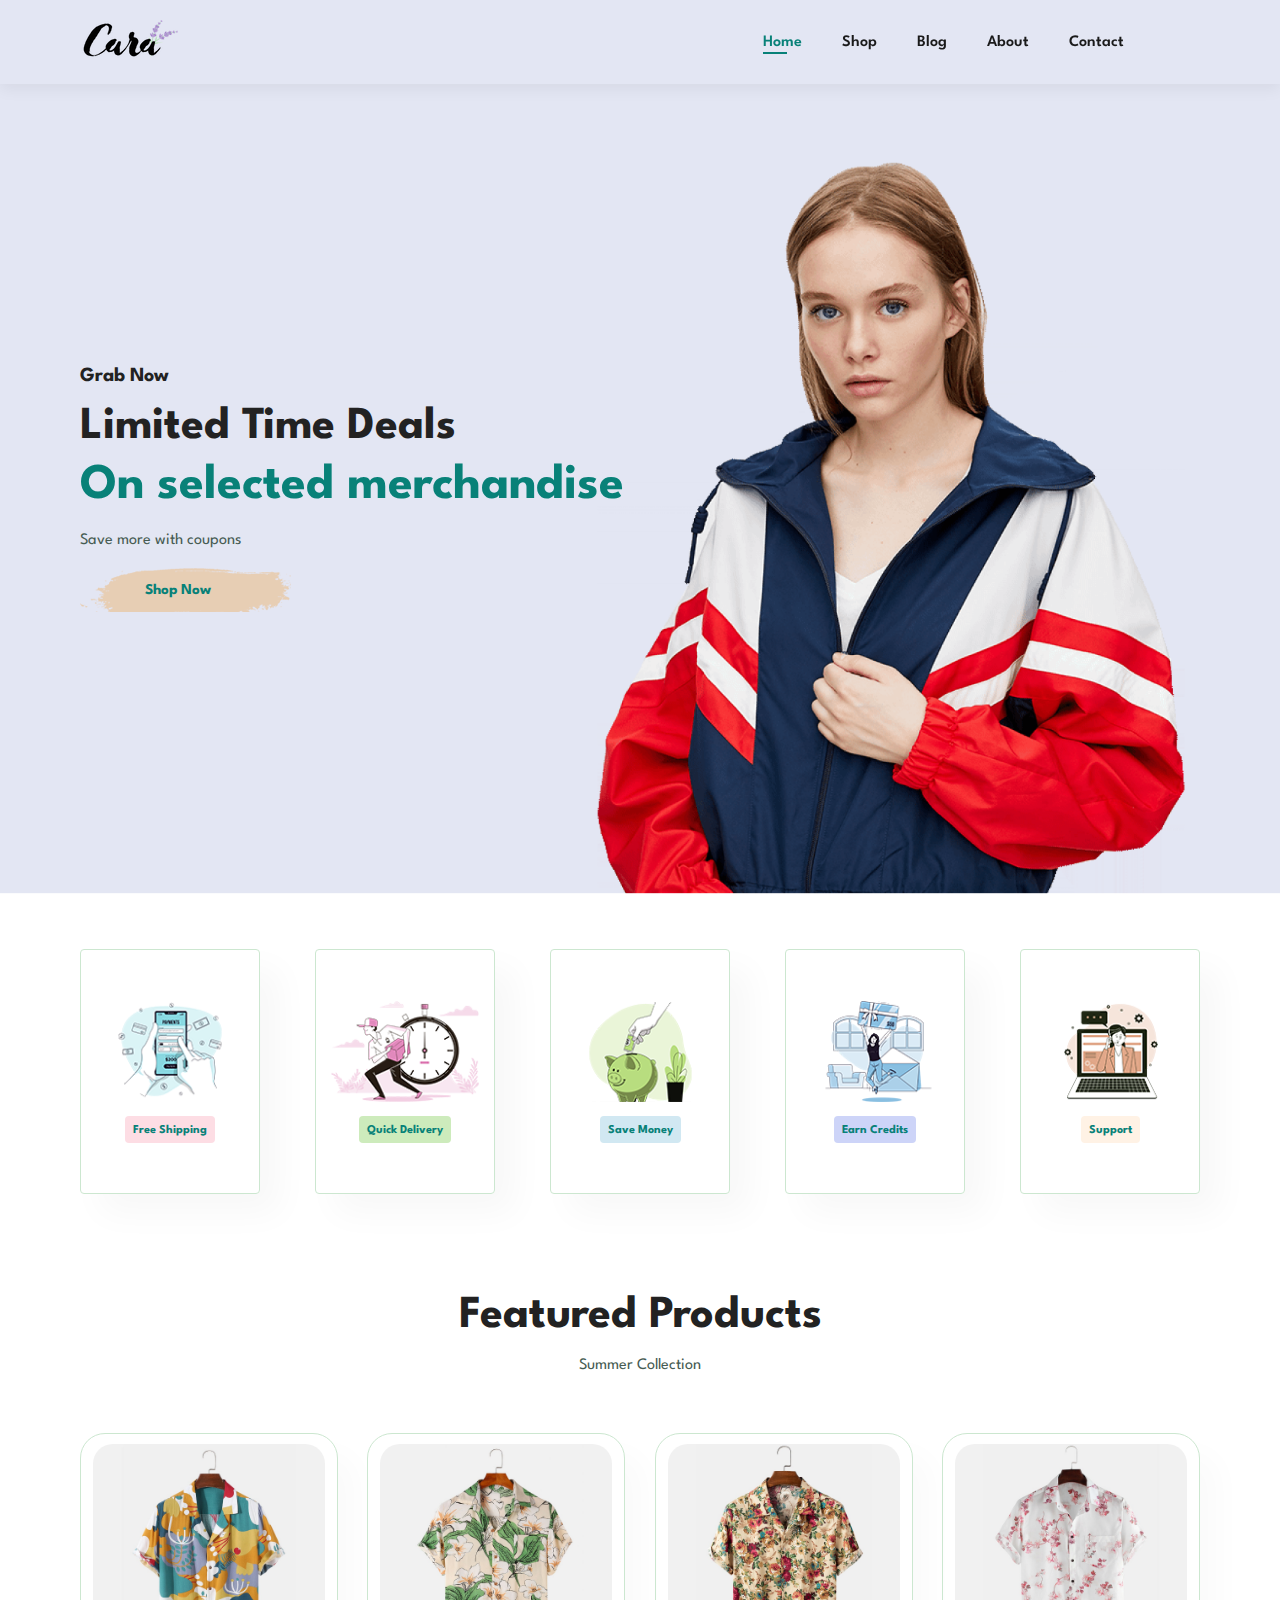
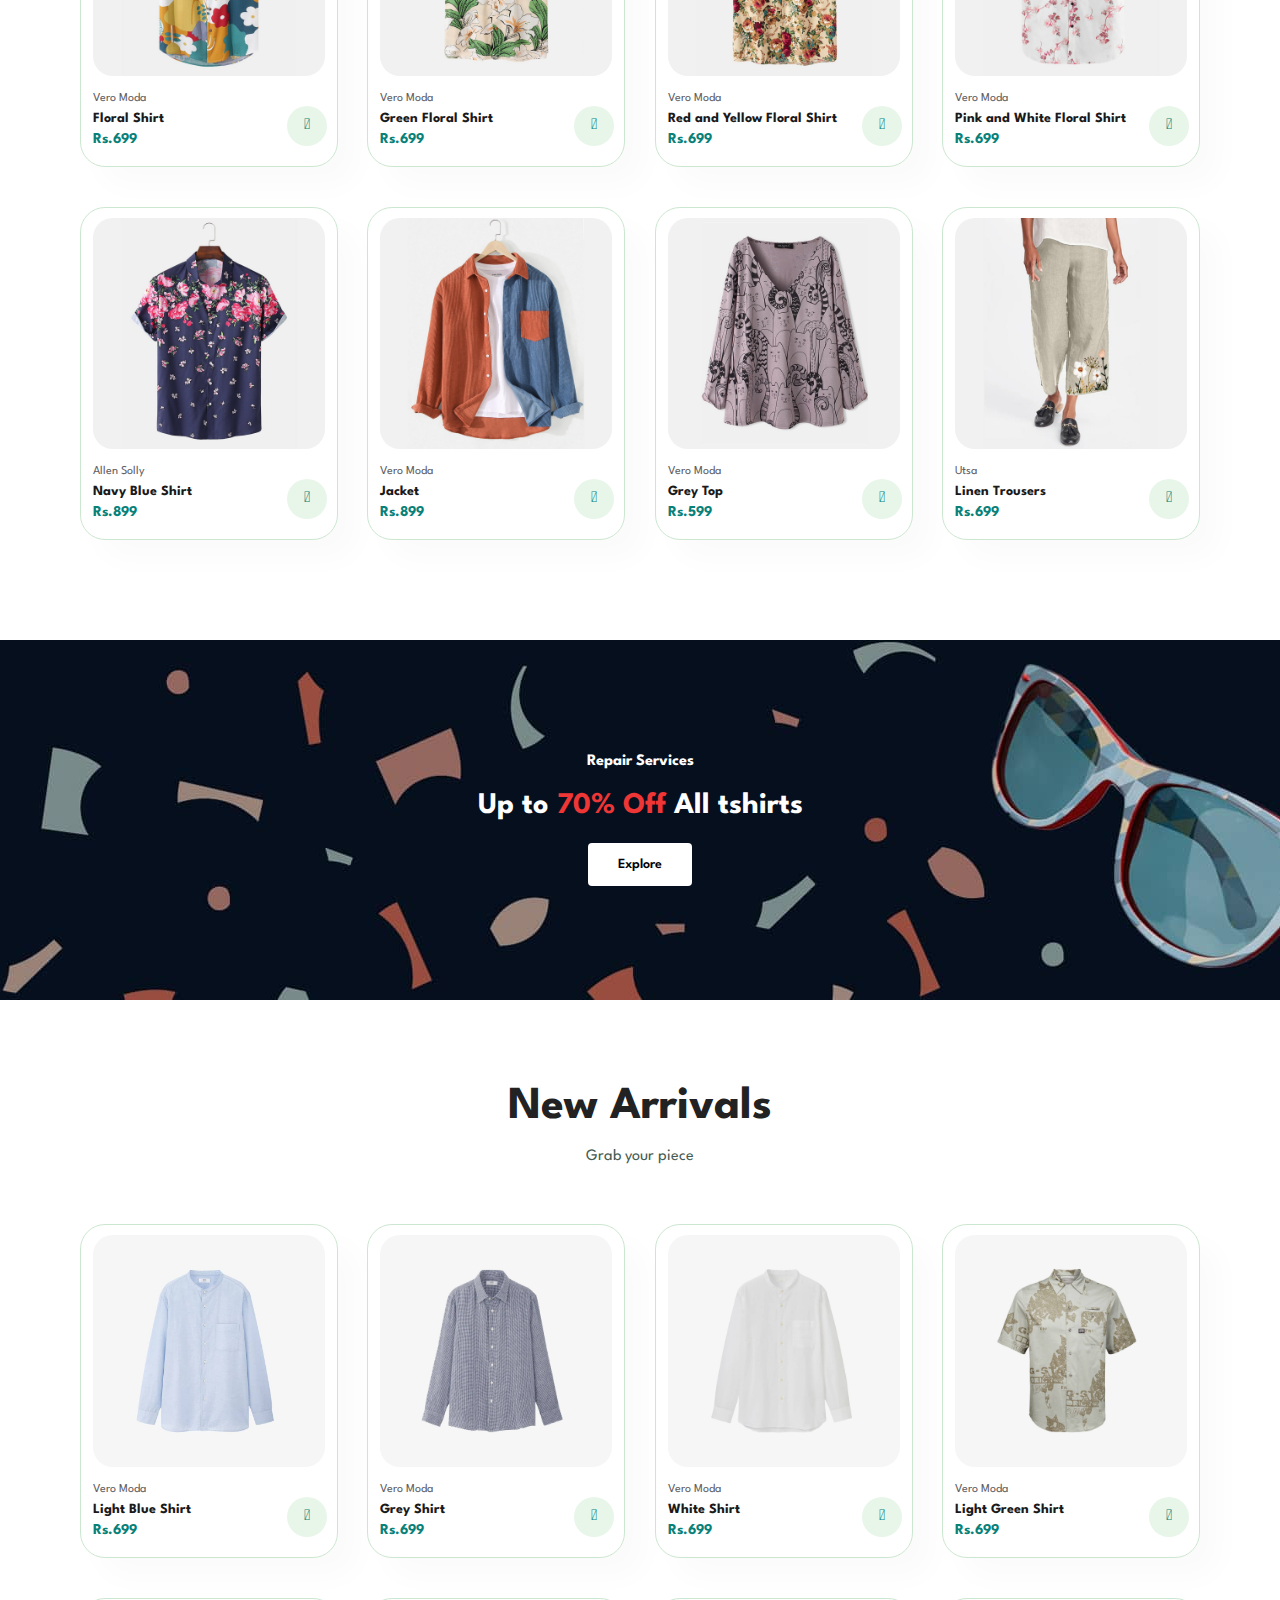
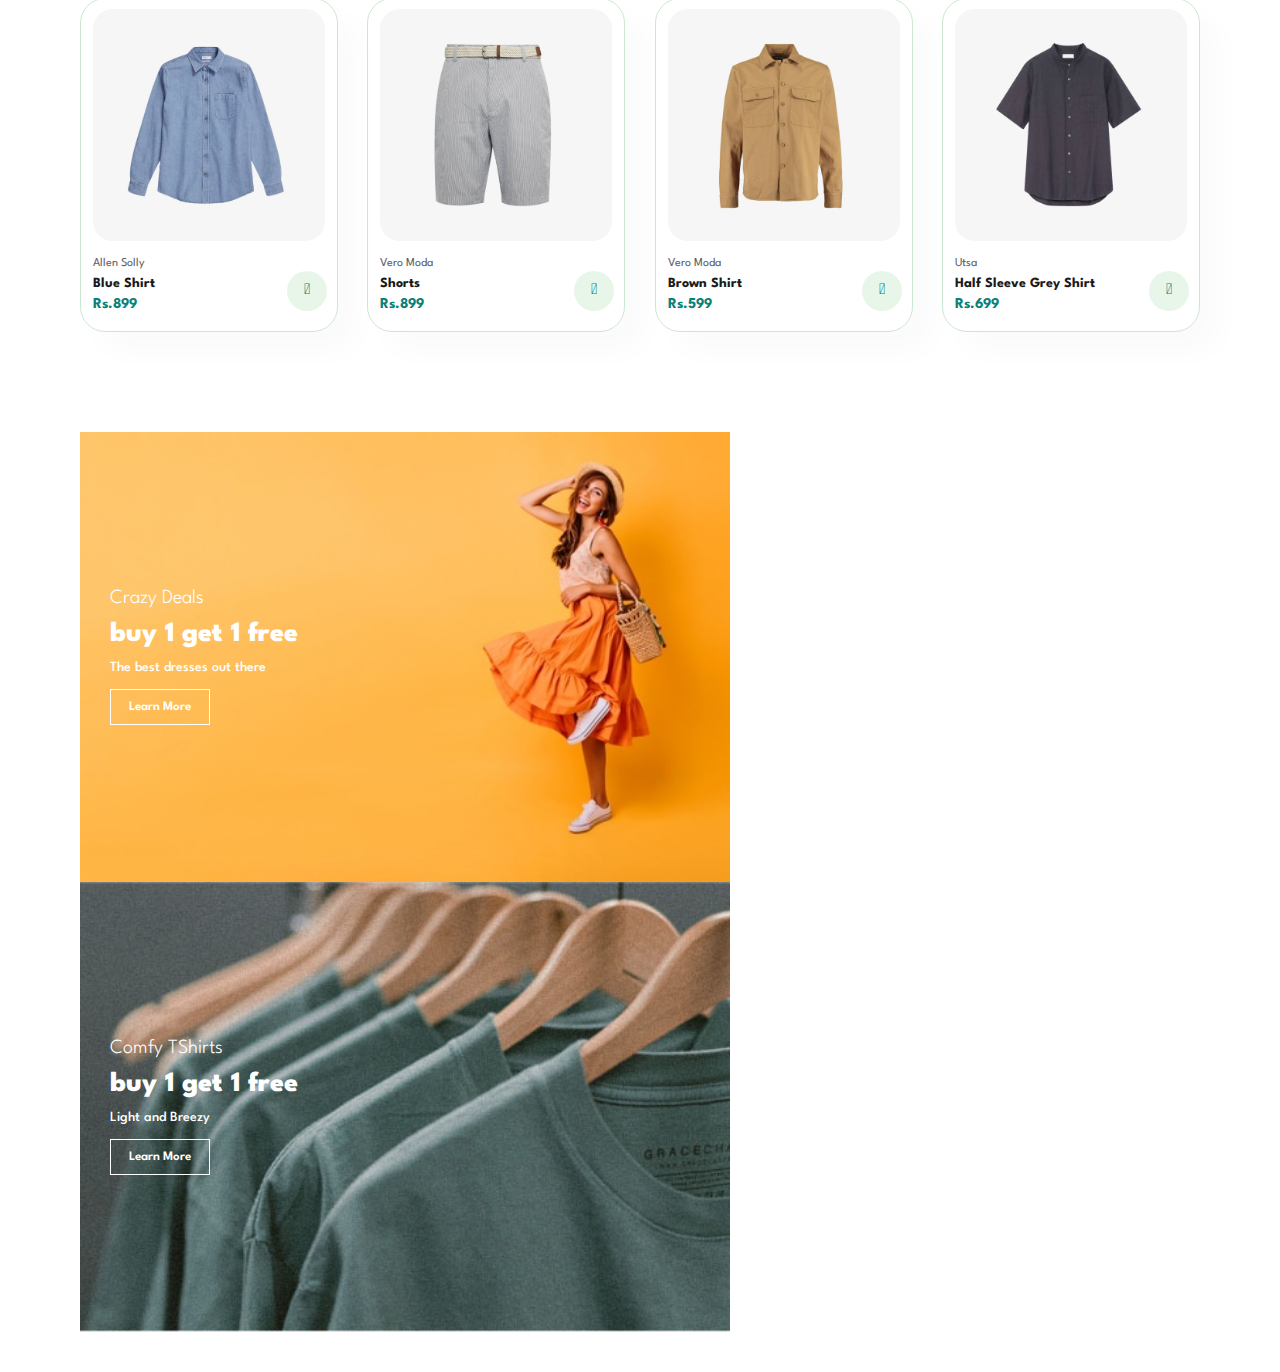
<file: index.html>
<!DOCTYPE html>
<html lang="en">

    <head>
        <meta charset="UTF-8">
        <meta http-equiv="X-UA-Compatible" content="IE=edge">
        <meta name="viewport" content="width=device-width, initial-scale=1.0">
        <title>Tech2etc Ecommerce Tutorial</title>
        <link rel="stylesheet" href="https://pro.fontawesome.com/releases/v5.10.0/css/all.css" />

        <link rel="stylesheet" href="style.css">
    </head>

    <body>
        <section id="header">
            <a href="#"><img src="img/logo.png" class ="logo" alt=""></a>
            <div>
                <ul id="navbar">
                    <li><a class="active" href="index.html"> Home</a></li>
                    <li><a href="shop.html">Shop</a></li>
                    <li><a href="blog.html"> Blog</a></li>
                    <li><a href="about.html"> About</a></li>
                    <li><a href="contact.html"> Contact</a></li>
                    <li><a href="cart.html"><i class="far fa-shopping-bag"></i></a></li>
                </ul>
            </div>
        </section>
        <section id="main">
            <h4>Grab Now</h4>
            <h2>Limited Time Deals</h2>
            <h1>On selected merchandise</h1>
            <p>Save more with coupons</p>
            <button>Shop Now</button>
        </section>
        <section id="feature" class="section-p1">
            <div class="fe-box">
                <img src="img/features/f1.png" alt="">
                <h6>Free Shipping</h6>
            </div>
            <div class="fe-box">
                <img src="img/features/f2.png" alt="">
                <h6>Quick Delivery</h6>
            </div>
            <div class="fe-box">
                <img src="img/features/f3.png" alt="">
                <h6>Save Money</h6>
            </div>
            <div class="fe-box">
                <img src="img/features/f4.png" alt="">
                <h6>Earn Credits</h6>
            </div>
            <div class="fe-box">
                <img src="img/features/f6.png" alt="">
                <h6>Support</h6>
            </div>
        </section>
        <section id="product1" class="section-p1">
            <h2>Featured Products</h2>
            <p>
                Summer Collection
            </p>
            <div class="pro-container">
                <div class="pro">
                    <img src="img/products/f1.jpg" alt="">
                    <div class="des">
                        <span>Vero Moda</span>
                        <h5>Floral Shirt</h5>
                        <h4>Rs.699</h4>
                    </div>
                    <a href="#"><i class="fal fa-shopping-cart cart"></i></a>
                </div>
                <div class="pro">
                    <img src="img/products/f2.jpg" alt="">
                    <div class="des">
                        <span>Vero Moda</span>
                        <h5>Green Floral Shirt</h5>
                        <h4>Rs.699</h4>
                    </div>
                    <a href="#"><i class="fal fa-shopping-cart cart"></i></a>
                </div>
                <div class="pro">
                    <img src="img/products/f3.jpg" alt="">
                    <div class="des">
                        <span>Vero Moda</span>
                        <h5>Red and Yellow Floral Shirt</h5>
                        <h4>Rs.699</h4>
                    </div>
                    <a href="#"><i class="fal fa-shopping-cart cart"></i></a>
                </div>
                <div class="pro">
                    <img src="img/products/f4.jpg" alt="">
                    <div class="des">
                        <span>Vero Moda</span>
                        <h5>Pink and White Floral Shirt</h5>
                        <h4>Rs.699</h4>
                    </div>
                    <a href="#"><i class="fal fa-shopping-cart cart"></i></a>
                </div>
                <div class="pro">
                    <img src="img/products/f5.jpg" alt="">
                    <div class="des">
                        <span>Allen Solly</span>
                        <h5>Navy Blue Shirt</h5>
                        <h4>Rs.899</h4>
                    </div>
                    <a href="#"><i class="fal fa-shopping-cart cart"></i></a>
                </div>
                <div class="pro">
                    <img src="img/products/f6.jpg" alt="">
                    <div class="des">
                        <span>Vero Moda</span>
                        <h5>Jacket</h5>
                        <h4>Rs.899</h4>
                    </div>
                    <a href="#"><i class="fal fa-shopping-cart cart"></i></a>
                </div>
                <div class="pro">
                    <img src="img/products/f8.jpg" alt="">
                    <div class="des">
                        <span>Vero Moda</span>
                        <h5>Grey Top</h5>
                        <h4>Rs.599</h4>
                    </div>
                    <a href="#"><i class="fal fa-shopping-cart cart"></i></a>
                </div>
                <div class="pro">
                    <img src="img/products/f7.jpg" alt="">
                    <div class="des">
                        <span>Utsa</span>
                        <h5>Linen Trousers</h5>
                        <h4>Rs.699</h4>
                    </div>
                    <a href="#"><i class="fal fa-shopping-cart cart"></i></a>
                </div>
            </div>
        </section>
        <section id="banner" class="section-m1">
            <h4>Repair Services</h4>
            <h2>Up to <span>70% Off</span> All tshirts</h2>
            <button class="normal">Explore</button>
        </section>
        <section id="product1" class="section-p1">
            <h2>New Arrivals</h2>
            <p>
                Grab your piece
            </p>
            <div class="pro-container">
                <div class="pro">
                    <img src="img/products/n1.jpg" alt="">
                    <div class="des">
                        <span>Vero Moda</span>
                        <h5>Light Blue Shirt</h5>
                        <h4>Rs.699</h4>
                    </div>
                    <a href="#"><i class="fal fa-shopping-cart cart"></i></a>
                </div>
                <div class="pro">
                    <img src="img/products/n2.jpg" alt="">
                    <div class="des">
                        <span>Vero Moda</span>
                        <h5>Grey Shirt</h5>
                        <h4>Rs.699</h4>
                    </div>
                    <a href="#"><i class="fal fa-shopping-cart cart"></i></a>
                </div>
                <div class="pro">
                    <img src="img/products/n3.jpg" alt="">
                    <div class="des">
                        <span>Vero Moda</span>
                        <h5>White Shirt</h5>
                        <h4>Rs.699</h4>
                    </div>
                    <a href="#"><i class="fal fa-shopping-cart cart"></i></a>
                </div>
                <div class="pro">
                    <img src="img/products/n4.jpg" alt="">
                    <div class="des">
                        <span>Vero Moda</span>
                        <h5>Light Green Shirt</h5>
                        <h4>Rs.699</h4>
                    </div>
                    <a href="#"><i class="fal fa-shopping-cart cart"></i></a>
                </div>
                <div class="pro">
                    <img src="img/products/n5.jpg" alt="">
                    <div class="des">
                        <span>Allen Solly</span>
                        <h5>Blue Shirt</h5>
                        <h4>Rs.899</h4>
                    </div>
                    <a href="#"><i class="fal fa-shopping-cart cart"></i></a>
                </div>
                <div class="pro">
                    <img src="img/products/n6.jpg" alt="">
                    <div class="des">
                        <span>Vero Moda</span>
                        <h5>Shorts</h5>
                        <h4>Rs.899</h4>
                    </div>
                    <a href="#"><i class="fal fa-shopping-cart cart"></i></a>
                </div>
                <div class="pro">
                    <img src="img/products/n7.jpg" alt="">
                    <div class="des">
                        <span>Vero Moda</span>
                        <h5>Brown Shirt</h5>
                        <h4>Rs.599</h4>
                    </div>
                    <a href="#"><i class="fal fa-shopping-cart cart"></i></a>
                </div>
                <div class="pro">
                    <img src="img/products/n8.jpg" alt="">
                    <div class="des">
                        <span>Utsa</span>
                        <h5>Half Sleeve Grey Shirt</h5>
                        <h4>Rs.699</h4>
                    </div>
                    <a href="#"><i class="fal fa-shopping-cart cart"></i></a>
                </div>
            </div>
        </section>
        <section id="sm-banner" class="section-p1">
            <div class="banner-box">
                <h4>Crazy Deals</h4>
                <h2>buy 1 get 1 free</h2>
                <span>The best dresses out there</span>
                <button class="white">Learn More</button>
            </div>
            <div class="banner-box banner-box2">
                <h4>Comfy TShirts</h4>
                <h2>buy 1 get 1 free</h2>
                <span>Light and Breezy</span>
                <button class="white">Learn More</button>
            </div>
        </section>
        <script src="script.js"></script>
    </body>

</html>
</file>
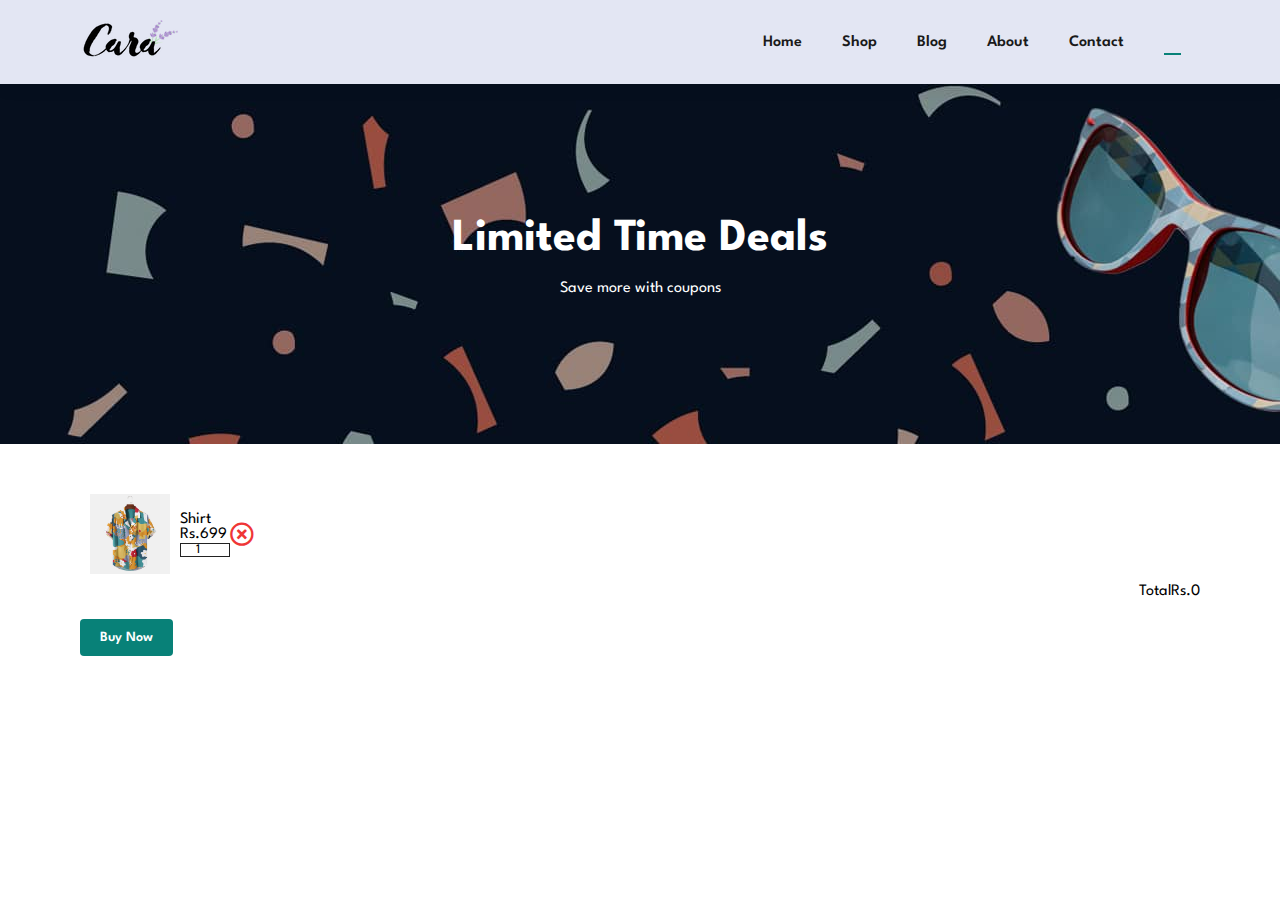
<file: cart.html>
<!DOCTYPE html>
<html lang="en">

    <head>
        <meta charset="UTF-8">
        <meta http-equiv="X-UA-Compatible" content="IE=edge">
        <meta name="viewport" content="width=device-width, initial-scale=1.0">
        <title>Tech2etc Ecommerce Tutorial</title>
        <link rel="stylesheet" href="https://pro.fontawesome.com/releases/v5.10.0/css/all.css" />

        <link rel="stylesheet" href="style.css">
    </head>

    <body>
        <section id="header">
            <a href="#"><img src="img/logo.png" class ="logo" alt=""></a>
            <div>
                <ul id="navbar">
                    <li><a  href="index.html"> Home</a></li>
                    <li><a href="shop.html">Shop</a></li>
                    <li><a href="blog.html"> Blog</a></li>
                    <li><a href="about.html"> About</a></li>
                    <li><a href="contact.html"> Contact</a></li>
                    <li><a class="active" href="cart.html"><i class="far fa-shopping-bag"></i></a></li>
                </ul>
            </div>
        </section>
        <section id="page-header">
           
            <h2>Limited Time Deals</h2>
        
            <p>Save more with coupons</p>
            
        </section>
        <section id="cart" class="section-p1">
           <div class="cart-box">
            <img src="img/products/f1.jpg" alt="" class="cart-img">
            <div class="detail-box">
                <div class="cart-product-title">Shirt</div>
                <div class="cart-price">Rs.699</div>
                <input type="number" value="1" class="cart-quantity">
            </div>
            <i class="far fa-times-circle cart-remove"></i>
           </div>
           <div class="total">
            <div class="total-title">Total</div>
            <div class="total-price">Rs.0</div>
           </div>
           <button class="normal">Buy Now</button>
        </section>
        <script src="script.js"></script>
    </body>
    <script>
        // Function to display cart items
        function displayCart() {
            const cartItemsContainer = document.getElementById('cart-items');
            const cart = JSON.parse(localStorage.getItem('cart')) || [];

            let totalPrice = 0;

            cartItemsContainer.innerHTML = ''; // Clear previous items

            cart.forEach(item => {
                const itemPrice = parseInt(item.price.replace('Rs.', '')) * item.quantity;
                totalPrice += itemPrice;

                const cartBox = document.createElement('div');
                cartBox.classList.add('cart-box');
                cartBox.innerHTML = `
                    <img src="${item.img}" alt="" class="cart-img">
                    <div class="detail-box">
                        <div class="cart-product-title">${item.name}</div>
                        <div class="cart-price">${item.price}</div>
                        <input type="number" value="${item.quantity}" class="cart-quantity">
                    </div>
                    <i class="far fa-times-circle cart-remove"></i>
                `;
                cartItemsContainer.appendChild(cartBox);
            });

            document.querySelector('.total-price').innerText = `Rs.${totalPrice}`;
        }

        window.onload = displayCart;
    </script>

</html>
</file>
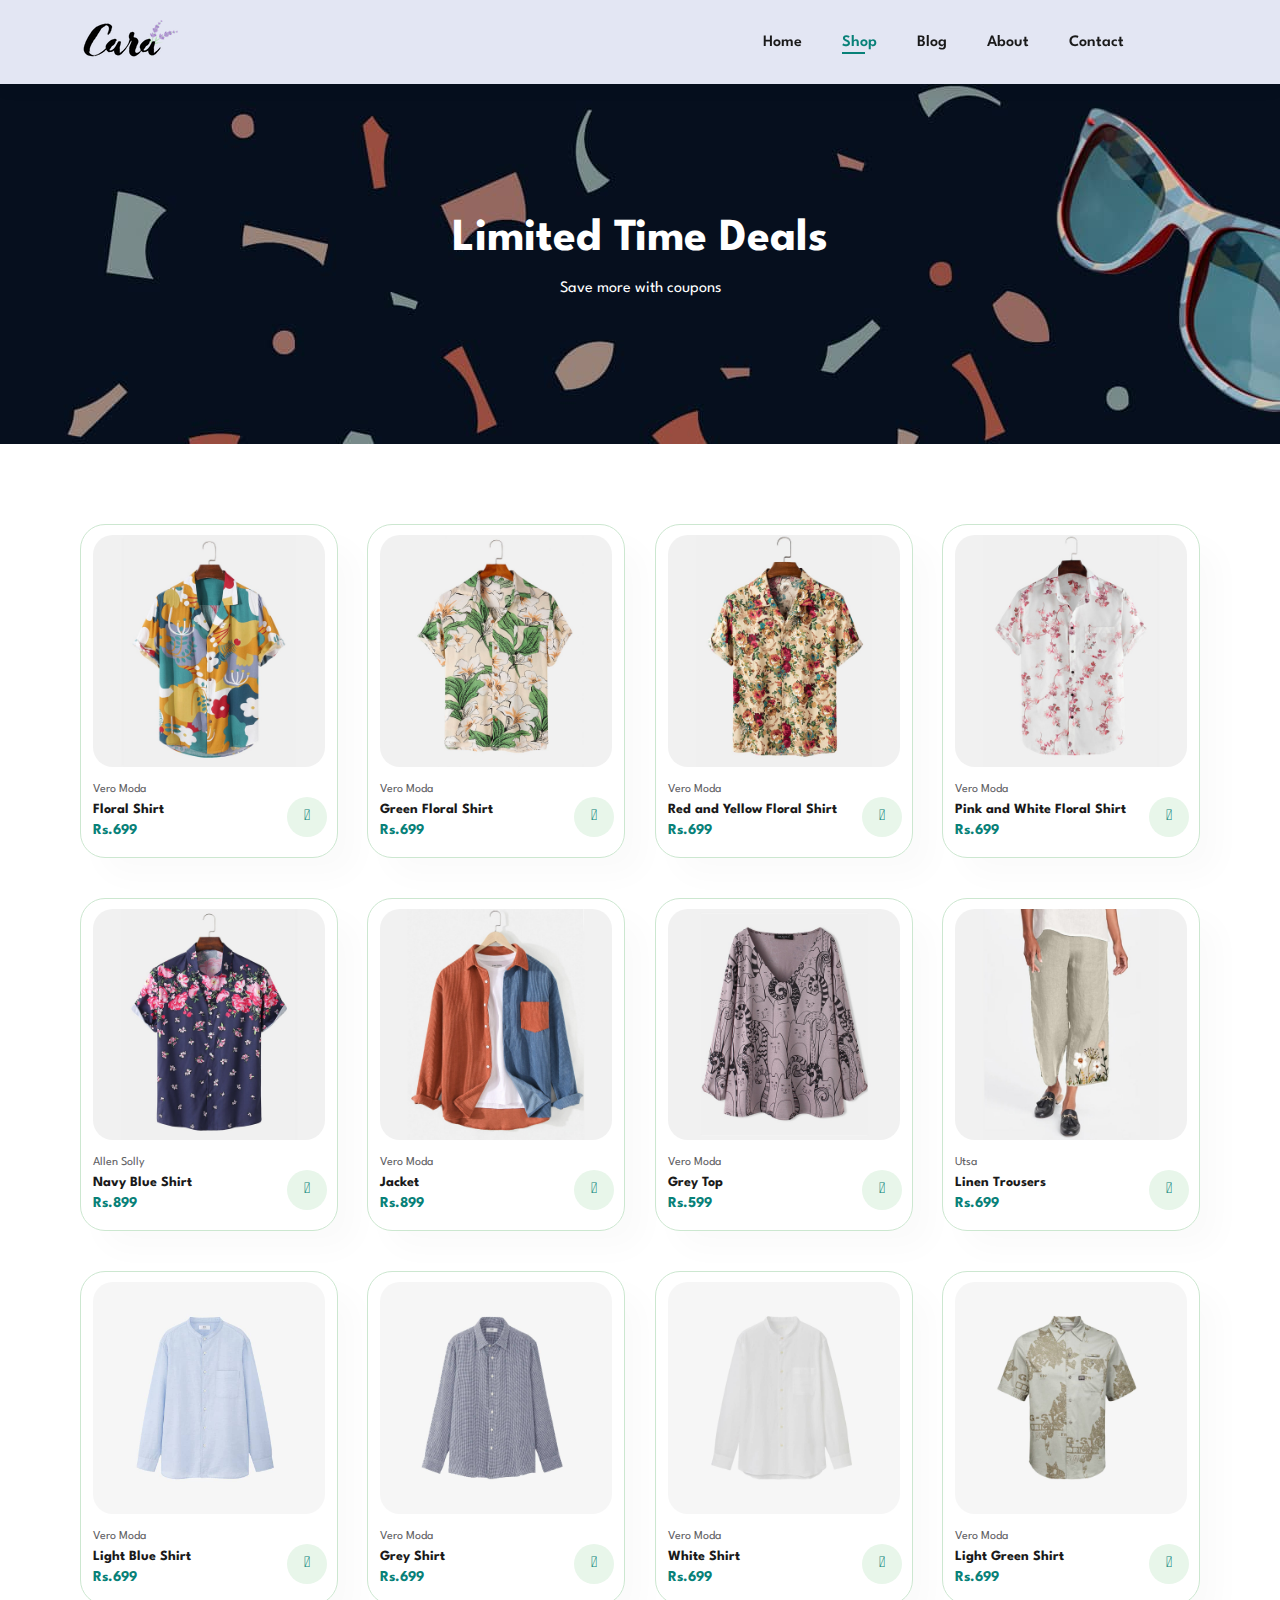
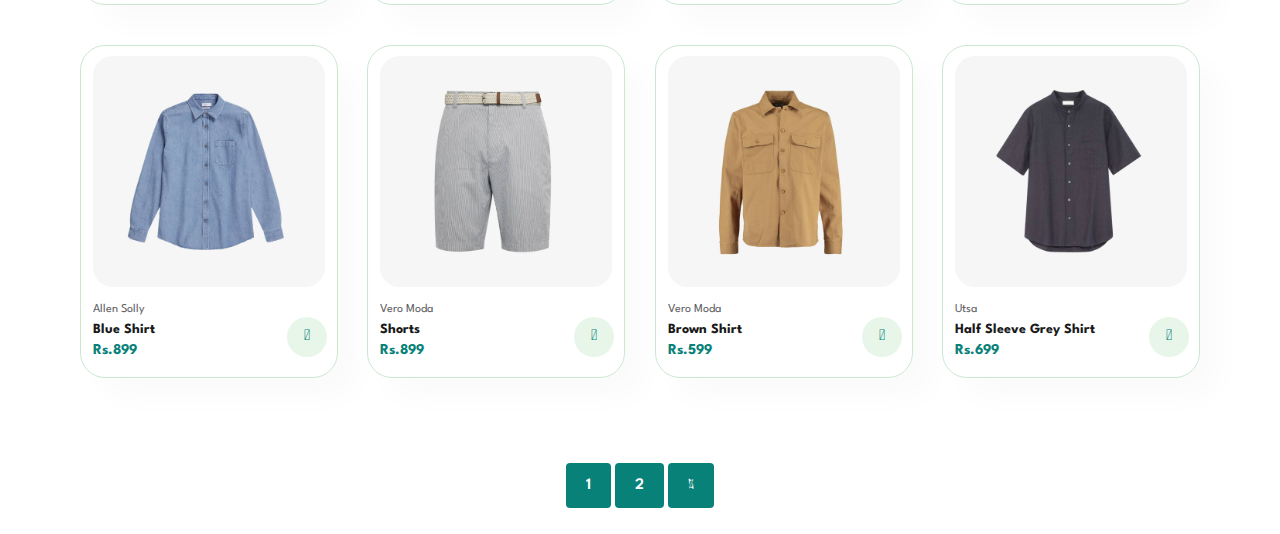
<file: shop.html>
<!DOCTYPE html>
<html lang="en">

    <head>
        <meta charset="UTF-8">
        <meta http-equiv="X-UA-Compatible" content="IE=edge">
        <meta name="viewport" content="width=device-width, initial-scale=1.0">
        <title>Tech2etc Ecommerce Tutorial</title>
        <link rel="stylesheet" href="https://pro.fontawesome.com/releases/v5.10.0/css/all.css" />

        <link rel="stylesheet" href="style.css">
    </head>

    <body>
        <section id="header">
            <a href="#"><img src="img/logo.png" class ="logo" alt=""></a>
            <div>
                <ul id="navbar">
                    <li><a  href="index.html"> Home</a></li>
                    <li><a class="active" href="shop.html">Shop</a></li>
                    <li><a href="blog.html"> Blog</a></li>
                    <li><a href="about.html"> About</a></li>
                    <li><a href="contact.html"> Contact</a></li>
                    <li><a href="cart.html"><i class="far fa-shopping-bag"></i></a></li>
                </ul>
            </div>
        </section>
        <section id="page-header">
           
            <h2>Limited Time Deals</h2>
        
            <p>Save more with coupons</p>
            
        </section>
        
        <section id="product1" class="section-p1">
            
            <div class="pro-container">
                <div class="pro" onclick="window.location.href='sproduct.html'">
                    <img src="img/products/f1.jpg" alt="">
                    <div class="des">
                        <span>Vero Moda</span>
                        <h5>Floral Shirt</h5>
                        <h4>Rs.699</h4>
                    </div>
                    <a href="#"><i class="fal fa-shopping-cart cart"></i></a>
                </div>
                <div class="pro">
                    <img src="img/products/f2.jpg" alt="">
                    <div class="des">
                        <span>Vero Moda</span>
                        <h5>Green Floral Shirt</h5>
                        <h4>Rs.699</h4>
                    </div>
                    <a href="#"><i class="fal fa-shopping-cart cart"></i></a>
                </div>
                <div class="pro">
                    <img src="img/products/f3.jpg" alt="">
                    <div class="des">
                        <span>Vero Moda</span>
                        <h5>Red and Yellow Floral Shirt</h5>
                        <h4>Rs.699</h4>
                    </div>
                    <a href="#"><i class="fal fa-shopping-cart cart"></i></a>
                </div>
                <div class="pro">
                    <img src="img/products/f4.jpg" alt="">
                    <div class="des">
                        <span>Vero Moda</span>
                        <h5>Pink and White Floral Shirt</h5>
                        <h4>Rs.699</h4>
                    </div>
                    <a href="#"><i class="fal fa-shopping-cart cart"></i></a>
                </div>
                <div class="pro">
                    <img src="img/products/f5.jpg" alt="">
                    <div class="des">
                        <span>Allen Solly</span>
                        <h5>Navy Blue Shirt</h5>
                        <h4>Rs.899</h4>
                    </div>
                    <a href="#"><i class="fal fa-shopping-cart cart"></i></a>
                </div>
                <div class="pro">
                    <img src="img/products/f6.jpg" alt="">
                    <div class="des">
                        <span>Vero Moda</span>
                        <h5>Jacket</h5>
                        <h4>Rs.899</h4>
                    </div>
                    <a href="#"><i class="fal fa-shopping-cart cart"></i></a>
                </div>
                <div class="pro">
                    <img src="img/products/f8.jpg" alt="">
                    <div class="des">
                        <span>Vero Moda</span>
                        <h5>Grey Top</h5>
                        <h4>Rs.599</h4>
                    </div>
                    <a href="#"><i class="fal fa-shopping-cart cart"></i></a>
                </div>
                <div class="pro">
                    <img src="img/products/f7.jpg" alt="">
                    <div class="des">
                        <span>Utsa</span>
                        <h5>Linen Trousers</h5>
                        <h4>Rs.699</h4>
                    </div>
                    <a href="#"><i class="fal fa-shopping-cart cart"></i></a>
                </div>
           
        
                
                <div class="pro">
                    <img src="img/products/n1.jpg" alt="">
                    <div class="des">
                        <span>Vero Moda</span>
                        <h5>Light Blue Shirt</h5>
                        <h4>Rs.699</h4>
                    </div>
                    <a href="#"><i class="fal fa-shopping-cart cart"></i></a>
                </div>
                <div class="pro">
                    <img src="img/products/n2.jpg" alt="">
                    <div class="des">
                        <span>Vero Moda</span>
                        <h5>Grey Shirt</h5>
                        <h4>Rs.699</h4>
                    </div>
                    <a href="#"><i class="fal fa-shopping-cart cart"></i></a>
                </div>
                <div class="pro">
                    <img src="img/products/n3.jpg" alt="">
                    <div class="des">
                        <span>Vero Moda</span>
                        <h5>White Shirt</h5>
                        <h4>Rs.699</h4>
                    </div>
                    <a href="#"><i class="fal fa-shopping-cart cart"></i></a>
                </div>
                <div class="pro">
                    <img src="img/products/n4.jpg" alt="">
                    <div class="des">
                        <span>Vero Moda</span>
                        <h5>Light Green Shirt</h5>
                        <h4>Rs.699</h4>
                    </div>
                    <a href="#"><i class="fal fa-shopping-cart cart"></i></a>
                </div>
                <div class="pro">
                    <img src="img/products/n5.jpg" alt="">
                    <div class="des">
                        <span>Allen Solly</span>
                        <h5>Blue Shirt</h5>
                        <h4>Rs.899</h4>
                    </div>
                    <a href="#"><i class="fal fa-shopping-cart cart"></i></a>
                </div>
                <div class="pro">
                    <img src="img/products/n6.jpg" alt="">
                    <div class="des">
                        <span>Vero Moda</span>
                        <h5>Shorts</h5>
                        <h4>Rs.899</h4>
                    </div>
                    <a href="#"><i class="fal fa-shopping-cart cart"></i></a>
                </div>
                <div class="pro">
                    <img src="img/products/n7.jpg" alt="">
                    <div class="des">
                        <span>Vero Moda</span>
                        <h5>Brown Shirt</h5>
                        <h4>Rs.599</h4>
                    </div>
                    <a href="#"><i class="fal fa-shopping-cart cart"></i></a>
                </div>
                <div class="pro">
                    <img src="img/products/n8.jpg" alt="">
                    <div class="des">
                        <span>Utsa</span>
                        <h5>Half Sleeve Grey Shirt</h5>
                        <h4>Rs.699</h4>
                    </div>
                    <a href="#"><i class="fal fa-shopping-cart cart"></i></a>
                </div>
            </div>
        </section>
        <section id="pagination" class="section-p1">
            <a href="#">1</a>
            <a href="#">2</a>
            <a href="#"><i class="fal fa-long-arrow-alt-right"></i></a>

        </section>
        
       
        <script src="script.js"></script>
    </body>

</html>
</file>
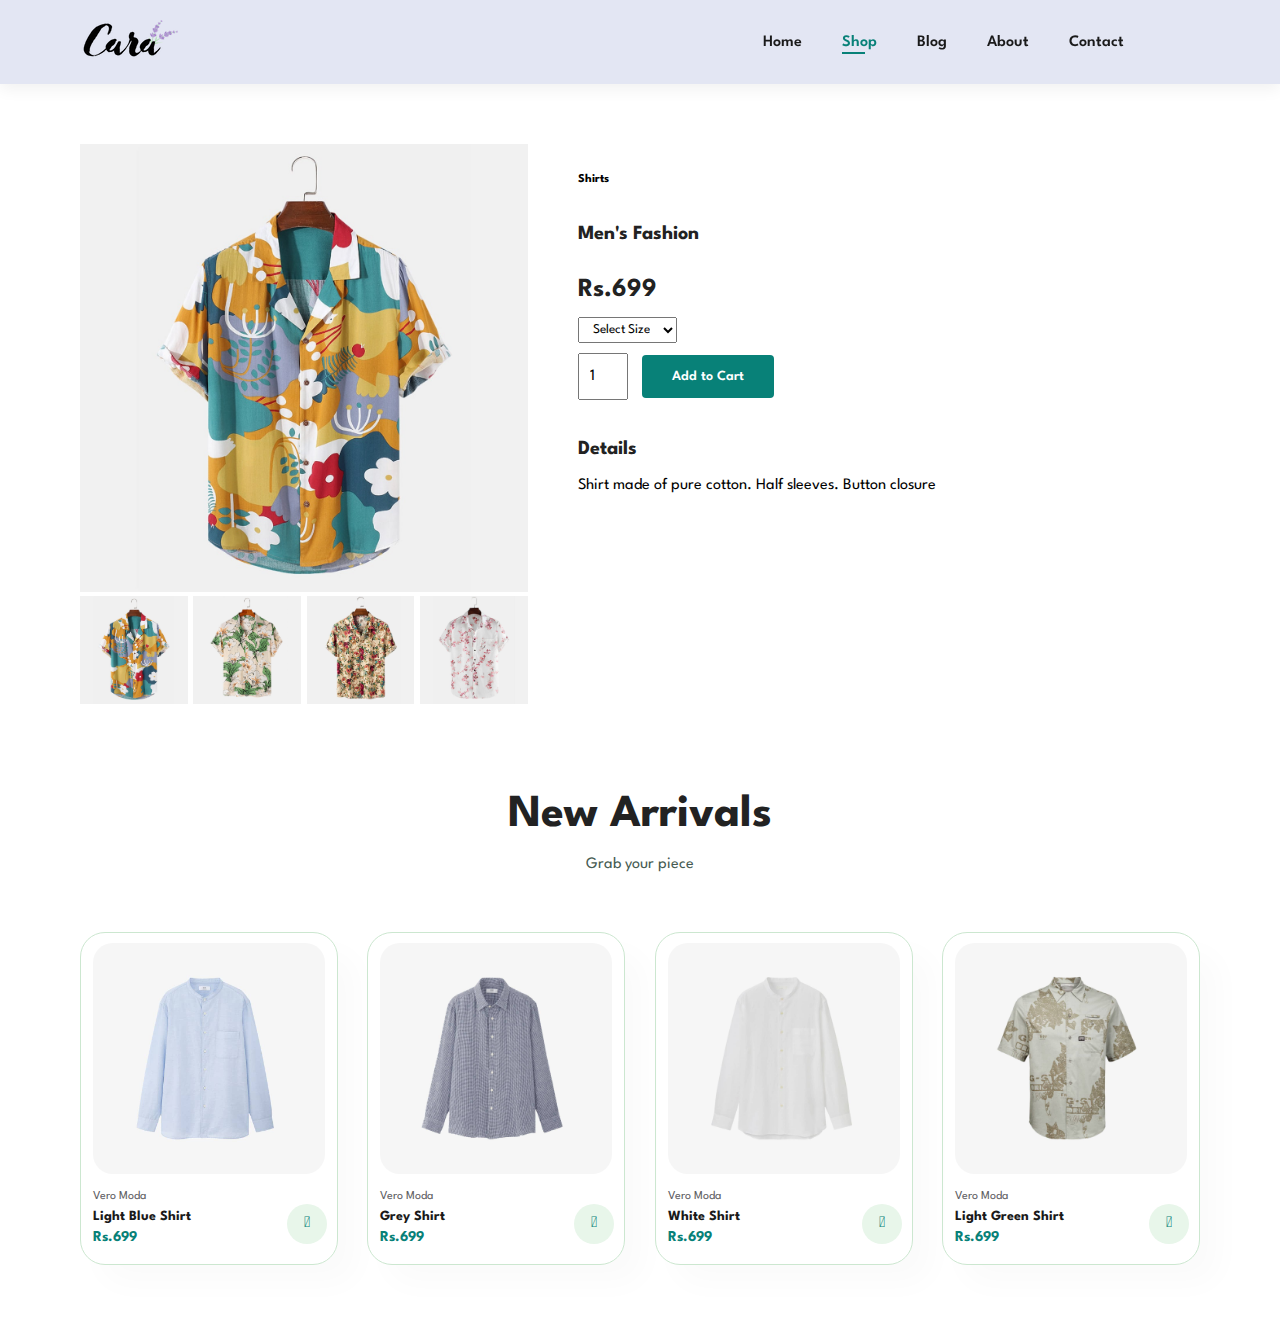
<file: sproduct.html>
<!DOCTYPE html>
<html lang="en">

    <head>
        <meta charset="UTF-8">
        <meta http-equiv="X-UA-Compatible" content="IE=edge">
        <meta name="viewport" content="width=device-width, initial-scale=1.0">
        <title>Tech2etc Ecommerce Tutorial</title>
        <link rel="stylesheet" href="https://pro.fontawesome.com/releases/v5.10.0/css/all.css" />

        <link rel="stylesheet" href="style.css">
    </head>

    <body>
        <section id="header">
            <a href="#"><img src="img/logo.png" class ="logo" alt=""></a>
            <div>
                <ul id="navbar">
                    <li><a  href="index.html"> Home</a></li>
                    <li><a class="active" href="shop.html">Shop</a></li>
                    <li><a href="blog.html"> Blog</a></li>
                    <li><a href="about.html"> About</a></li>
                    <li><a href="contact.html"> Contact</a></li>
                    <li><a href="cart.html"><i class="far fa-shopping-bag"></i></a></li>
                </ul>
            </div>
        </section>
        <section id="prodetails" class="section-p1">
            <div class="single-pro-image">
                <img src="img/products/f1.jpg" width="100%" id="MainImg" alt="">
                <div class="small-img-group">
                    <div class="small-img-col">
                        <img src="img/products/f1.jpg" width="100%" class="small-img" alt="">
                    </div>
                    <div class="small-img-col">
                        <img src="img/products/f2.jpg" width="100%" class="small-img" alt="">
                    </div>
                    <div class="small-img-col">
                        <img src="img/products/f3.jpg" width="100%" class="small-img" alt="">
                    </div>
                    <div class="small-img-col">
                        <img src="img/products/f4.jpg" width="100%" class="small-img" alt="">
                    </div>
                </div>

            </div>
            <div class="single-pro-details">
                <h6>Shirts</h6>
                <h4>Men's Fashion</h4>
                <h2>Rs.699</h2>
                <select>
                    <option>Select Size</option>
                    <option>XS</option>
                    <option>S</option>
                    <option>M</option>
                    <option>L</option>
                    <option>XL</option>
                </select>
                <input type="number" value="1">
                <button class="normal">Add to Cart</button>
                <h4>Details</h4>
                <span>Shirt made of pure cotton. Half sleeves. Button closure</span>
            </div>
        </section>
        <section id="product1" class="section-p1">
            <h2>New Arrivals</h2>
            <p>
                Grab your piece
            </p>
            <div class="pro-container">
                <div class="pro">
                    <img src="img/products/n1.jpg" alt="">
                    <div class="des">
                        <span>Vero Moda</span>
                        <h5>Light Blue Shirt</h5>
                        <h4>Rs.699</h4>
                    </div>
                    <a href="#"><i class="fal fa-shopping-cart cart"></i></a>
                </div>
                <div class="pro">
                    <img src="img/products/n2.jpg" alt="">
                    <div class="des">
                        <span>Vero Moda</span>
                        <h5>Grey Shirt</h5>
                        <h4>Rs.699</h4>
                    </div>
                    <a href="#"><i class="fal fa-shopping-cart cart"></i></a>
                </div>
                <div class="pro">
                    <img src="img/products/n3.jpg" alt="">
                    <div class="des">
                        <span>Vero Moda</span>
                        <h5>White Shirt</h5>
                        <h4>Rs.699</h4>
                    </div>
                    <a href="#"><i class="fal fa-shopping-cart cart"></i></a>
                </div>
                <div class="pro">
                    <img src="img/products/n4.jpg" alt="">
                    <div class="des">
                        <span>Vero Moda</span>
                        <h5>Light Green Shirt</h5>
                        <h4>Rs.699</h4>
                    </div>
                    <a href="#"><i class="fal fa-shopping-cart cart"></i></a>
                </div>
            </div>
        </section>
        <!-- <script>
            function getUrlParameter(name) {
                name = name.replace(/[\[]/, '\\[').replace(/[\]]/, '\\]');
                var regex = new RegExp('[\\?&]' + name + '=([^&#]*)');
                var results = regex.exec(location.search);
                return results === null ? '' : decodeURIComponent(results[1].replace(/\+/g, ' '));
            }
            // Set the main image based on URL parameter
            window.onload = function() {
                var imgSrc = getUrlParameter('img');
                if (imgSrc) {
                    document.getElementById('MainImg').src = imgSrc;
                }
            };

            var MainImg= document.getElementById("MainImg")
            var smallimg= document.getElementsByClassName("small-img")
           smallimg[0].onclick = function(){
            MainImg.src= smallimg[0].src
           }
           smallimg[1].onclick = function(){
            MainImg.src= smallimg[1].src
           }
           smallimg[2].onclick = function(){
            MainImg.src= smallimg[2].src
           }
           smallimg[3].onclick = function(){
            MainImg.src= smallimg[3].src
           }
        </script> -->
        <script src="script.js"></script>
    </body>

</html>
</file>
<file: style.css>
@import url("https://fonts.googleapis.com/css2?family=Spartan:wght@100;200;300;400;500;600;700;800;900&display=swap");
* {
  margin: 0;
  padding: 0;
  box-sizing: border-box;
  font-family: "Spartan", sans-serif;
}

html {
  scroll-behavior: smooth;
}

/* Global Styles */

h1 {
  font-size: 50px;
  line-height: 64px;
  color: #222;
}

h2 {
  font-size: 46px;
  line-height: 54px;
  color: #222;
}

h4 {
  font-size: 20px;
  color: #222;
}

h6 {
  font-weight: 700;
  font-size: 12px;
}

p {
  font-size: 16px;
  color: #465b52;
  margin: 15px 0 20px 0;
}

.section-p1 {
  padding: 40px 80px;
}

.section-m1 {
  margin: 40px 0;
}

#page-header{
  background-image: url("img/banner/b2.jpg");
  width: 100%;
  height: 40vh;
  background-size: cover;
  display: flex;
  justify-content: center;
  text-align: center;
  flex-direction: column;
  padding: 14px;
}
#page-header h2,
#page-header p{
  color: #fff;
}
button.normal{
  font-size:14px;
  font-weight: 600;
  padding: 15px 30px;
  color: #000;
  background-color: #fff;
  border-radius: 4px;
  cursor: pointer;
  border: none;
  outline: none;
  transition: 0.2s;
}

button.white{
  font-size:13px;
  font-weight: 600;
  padding: 11px 18px;
  color: #fff;
  background-color: transparent;
  cursor: pointer;
  border: 1px solid #fff;
  outline: none;
  transition: 0.2s;
}
body {
  width: 100%;
}

#header{
    display: flex;
    align-items: center;
    justify-content: space-between;
    padding: 20px 80px;
    background: #E3E6F3 ;
    box-shadow: 0 5px 15px rgba(0,0,0,0.06);
    z-index: 999;
    position: sticky;
    top: 0;
    left:0;
}

#navbar{
    display: flex;
    align-items: center;
    justify-content: center;
}

#navbar li{
    list-style: none;
    padding: 0 20px;
    position: relative;

}

#navbar li a{
    text-decoration: none;
    font-size: 16px;
    font-weight: 600;
    color: #1a1a1a;
    transition: 0.3s ease;
}
#navbar li a:hover,
#navbar li a.active
{
    color: #088178;
}

#navbar li a.active::after,
#navbar li a:hover::after
{
    content:"";
    width:30%;
    position: absolute;
    background:#088178 ;
    height:2px;
    bottom: -4px;
    left:20px;


}
#main{
  background-image: url("img/hero4.png");
  height:90vh;
  width:100%;
  background-size: cover;
  background-position: top 25% right 0%;
  padding: 0 80px;
  display: flex;
  flex-direction: column;
  align-items: flex-start;
  justify-content: center;
}
#main h4{
  padding-bottom:15px;
}
#main h1{
  color:#088178;
}

#main button{
  background-image: url("img/button.png");
  color:#088178;
  border: 0;
  background-color: transparent;
  padding: 15px 80px 15px 65px;
  background-repeat: no-repeat;
  cursor: pointer;
  font-weight: 700;
  font-size: 15px;

}
#feature{
  display:flex;
  align-items: center;
  justify-content: space-between;
  flex-wrap:wrap;
}
#feature .fe-box{

  width: 180px;
  text-align: center;
  padding:50px 15px;
  box-shadow: 20px 20px 34px rgba(0,0,0,0.03);
  border: 1px solid #cce7d0;
  border-radius: 4px;
  margin: 15px 0;
}

#feature .fe-box:hover{
  box-shadow: 10px 10px 54px rgba(70,62,221,0.1);
}
#feature .fe-box img{
  width:100%;
  margin-bottom: 10px;
}
#feature .fe-box h6{
  display: inline-block; 
  padding: 9px 8px 6px 8px;
  line-height: 1;
  border-radius: 4px;
  color: #088178;
  background-color: #fddde4;
}

#feature .fe-box:nth-child(2) h6{
  background-color: #cdebbc;
}
#feature .fe-box:nth-child(3) h6{
  background-color: #d1e8f2;
}
#feature .fe-box:nth-child(4) h6{
  background-color: #cdd4f8;
}
#feature .fe-box:nth-child(5) h6{
  background-color: #fff2e5;
}
#product1{
  text-align:center;
}

#product1 .pro-container{
  display: flex;
  justify-content: space-between;
  padding-top: 20px;
  flex-wrap: wrap;
}
#product1 .pro{
  width:23%;
  min-width:250px;
  padding:10px 12px;
  border:1px solid #cce7d0;
  border-radius: 25px;
  cursor: pointer;
  box-shadow: 20px 20px 30px rgba(0,0,0,0.02);
  margin: 20px 0;
  transition: 0.2s ease;
  position: relative;
}

#product1 .pro:hover{
  box-shadow:20px 20px 30px rgba(0,0,0,0.06);
}
#product1 .pro img{
  width:100%;
  border-radius: 20px;
}
#product1 .pro .des{
  text-align: start;
  padding: 10px 0;

}
#product1 .pro .des span{
  color: #606063;
  font-size:12px;
}

#product1 .pro .des h5{
  padding-top: 7px;
  color:#1a1a1a;
  font-size: 14px;
}
#product1 .pro .des h4{
  padding-top: 7px;
  color:#088178;
  font-weight: 700;
  font-size: 15px;
}
#product1 .pro .cart{
  width: 40px;
  height: 40px;
  line-height: 40px;
  border-radius:50px;
  font-weight: 500;
  color:#088178;
  background-color: #e8f6ea;
  position: absolute;
  bottom:20px;
  right:10px;
}

#banner{
  display:flex;
  flex-direction: column;
  justify-content: center;
  align-items: center;
  text-align: center;
  background-image: url("img/banner/b2.jpg");
  width:100%;
  height: 40vh;
  background-size: cover;
  background-position: center;
}

#banner h4{
  color:#fff;
  font-size:16px;
}
#banner h2 span{
  color:#ef3636;
 
}
#banner h2{
  color:#fff;
  font-size:30px;
  padding: 10px 0;
}
#banner button:hover{
  background: #088178;
  color: #fff;
}

#sm-banner{
  display: flex;
  justify-content: space-between;
  flex-wrap: wrap;
}
#sm-banner .banner-box{
  display: flex;
  flex-direction: column;
  justify-content: center;
  align-items: flex-start;
  background-image: url("img/banner/b17.jpg");
  min-width: 650px;
  height: 50vh;
  background-size: cover;
  background-position: center;
  padding: 30px;

}
/* #mobile{
  display: none;
  align-items: center;
}*/
#sm-banner .banner-box2{

  background-image: url("img/banner/b10.jpg");
 

}
#sm-banner .banner-box button:hover{
  background: #088178;
  color:#000;
}
#sm-banner h4{
  color: #fff;
  font-size: 20px;
  font-weight: 300;
 
}

#sm-banner h2{
  color: #fff;
  font-size: 28px;
  font-weight: 800;
}
#sm-banner span{
  color: #fff;
  font-size: 14px;
  font-weight: 500;
  padding-bottom: 15px;
}  

#pagination{
  text-align: center;

}
#pagination a{
  text-align: center;
  text-decoration: none;
  background-color: #088178;
  padding: 15px 20px;
  border-radius: 4px;
  color: #fff;
  font-weight: 600;
}
#pagination a i{
  font-size: 16px;
  font-weight: 600;
}
#prodetails .single-pro-image{
  width: 40%;
  margin-right: 50px;

}
#prodetails .single-pro-image .small-img-group{
 display: flex;
 justify-content: space-between;
}
.small-img-col{
  flex-basis: 24%;
  cursor: pointer;
}
#prodetails{
  display: flex;
  margin-top: 20px;
}

#prodetails .single-pro-details{
  width: 50%;
  padding-top: 30px;
}
#prodetails .single-pro-details h4{
  padding: 40px 0 20px 0;

}
#prodetails .single-pro-details h2{
  font-size: 26px; 
}
#prodetails .single-pro-details select{
  display: block;
  padding: 5px 10px;
  margin-bottom: 10px;;
}
#prodetails .single-pro-details input{
  width: 50px;
  height: 47px;
  padding-left: 10px;
  font-size: 16px;
  margin-right: 10px;
}
#prodetails .single-pro-details button{
  background: #088178;
  color: #fff;
}
#prodetails .single-pro-details input:focus{
  outline: none;
}

#cart table{
  width: 100%;
  border-collapse: collapse;
  table-layout: fixed;
  white-space: nowrap;
}
#cart table img{
  width: 70px;
}
#cart table td:nth-child(1){
  width: 100px;
  text-align: center;
}
#cart table td:nth-child(2){
  width: 150px;
  text-align: center;
}
#cart table td:nth-child(3){
  width: 250px;
  text-align: center;
}
#cart table td:nth-child(4){
  width: 150px;
  text-align: center;
}
#cart table td:nth-child(5){
  width: 150px;
  text-align: center;
}
#cart table td:nth-child(6){
  width: 150px;
  text-align: center;
}
#cart table td:nth-child(5) input{
  width: 70px;
  padding: 10px 5px 10px 15px;
}
#cart table thead{
  border: 1px solid #e2e9e1;
  border-left: none;
  border-right: none;
}
#cart table thead td{
  font-weight: 700;
  text-transform: uppercase;
  font-size: 13px;
  padding: 18px 0;
}
#cart table tbody tr td{
  padding-top: 15px;
}
#cart table tbody td{
  font-size: 13px;
}
.cart-img{
  width: 100px;
  height: 100px;
  object-fit: contain;
  padding: 10px;

}
.total{
  display: flex;
  justify-content: flex-end;

}
.cart-remove{
  font-size: 24px;
  color: #ef3636;
  cursor: pointer;
}
.cart-quantity{
  border: 1px solid #222;
  text-align: center;
  width: 50px;
}
.cart-box{
  display: flex;
  align-items: center;
}

#cart button{
  background: #088178;
  color: #fff;
  padding: 12px 20px;
  margin: 20px 0;
}
#cart button:hover{
  background: #03211f;
  color: #fff;
  padding: 12px 20px;
  margin: 20px 0;
}
</file>
